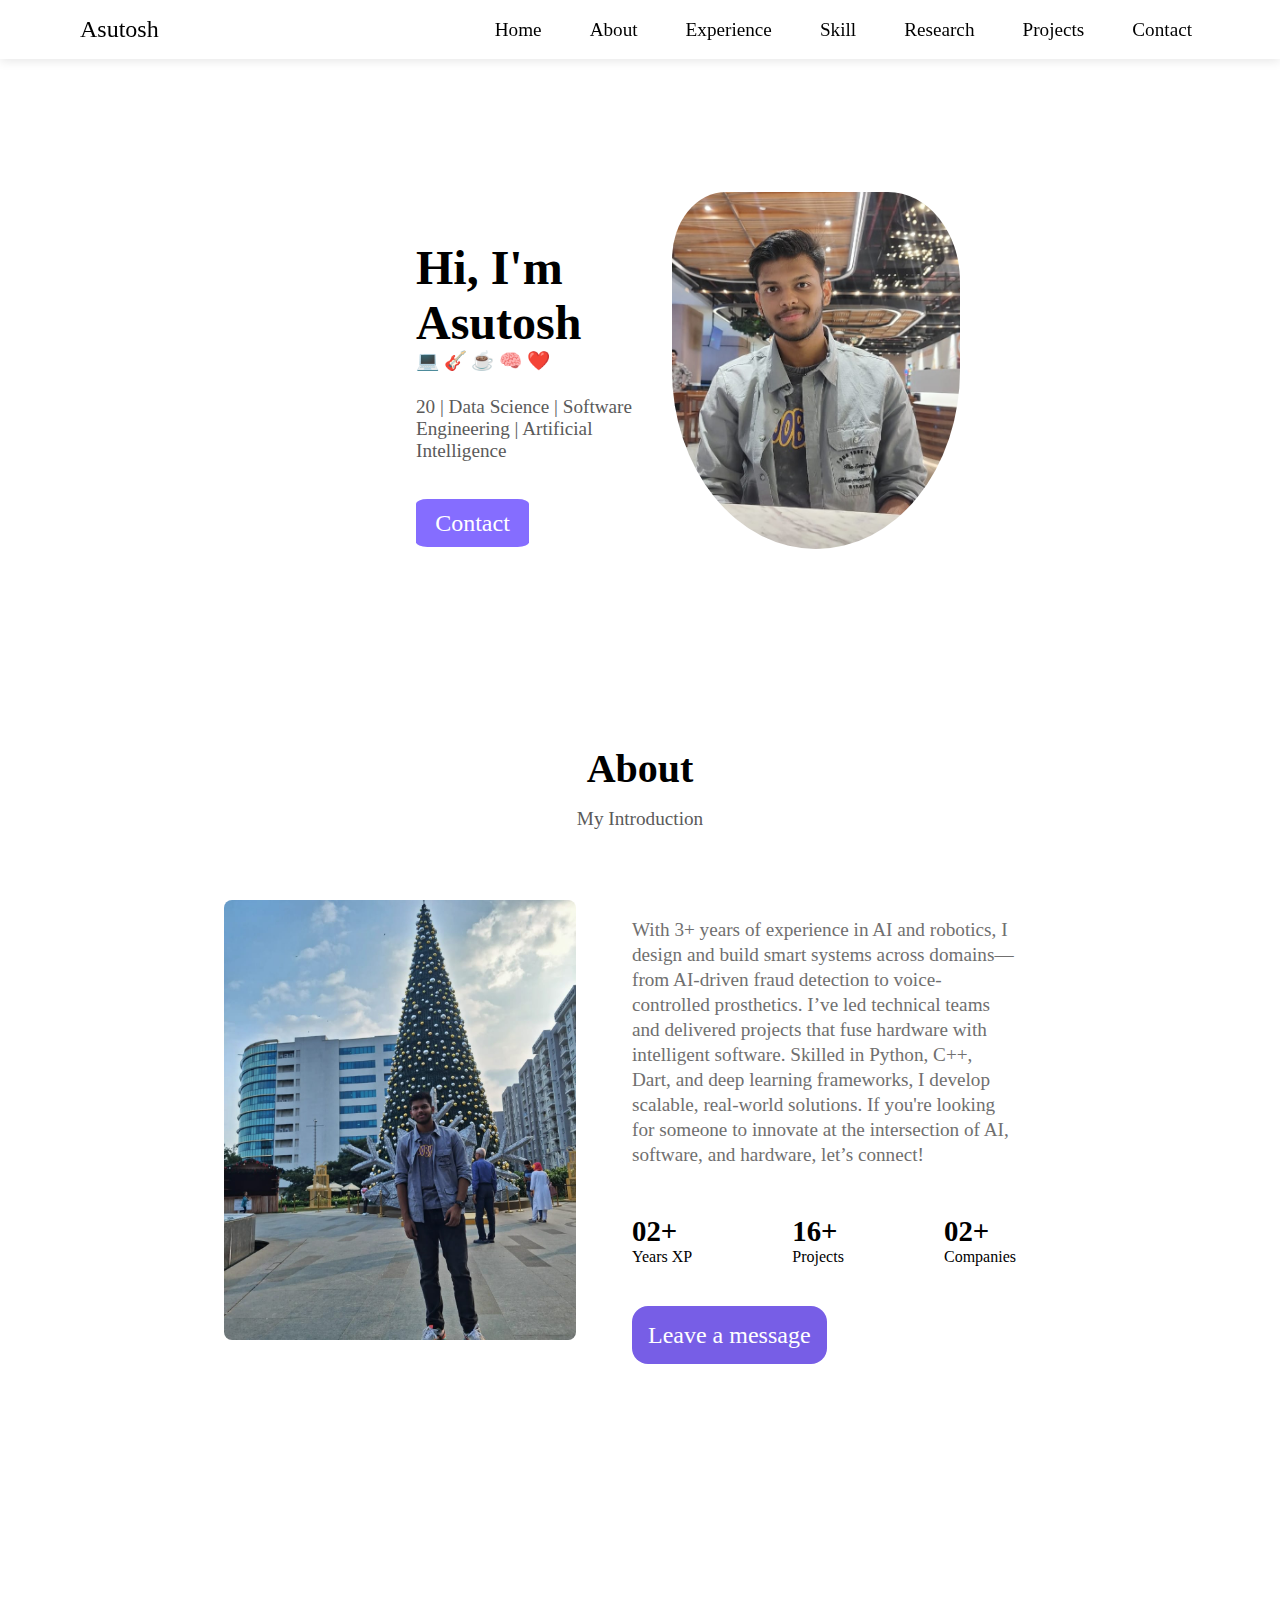
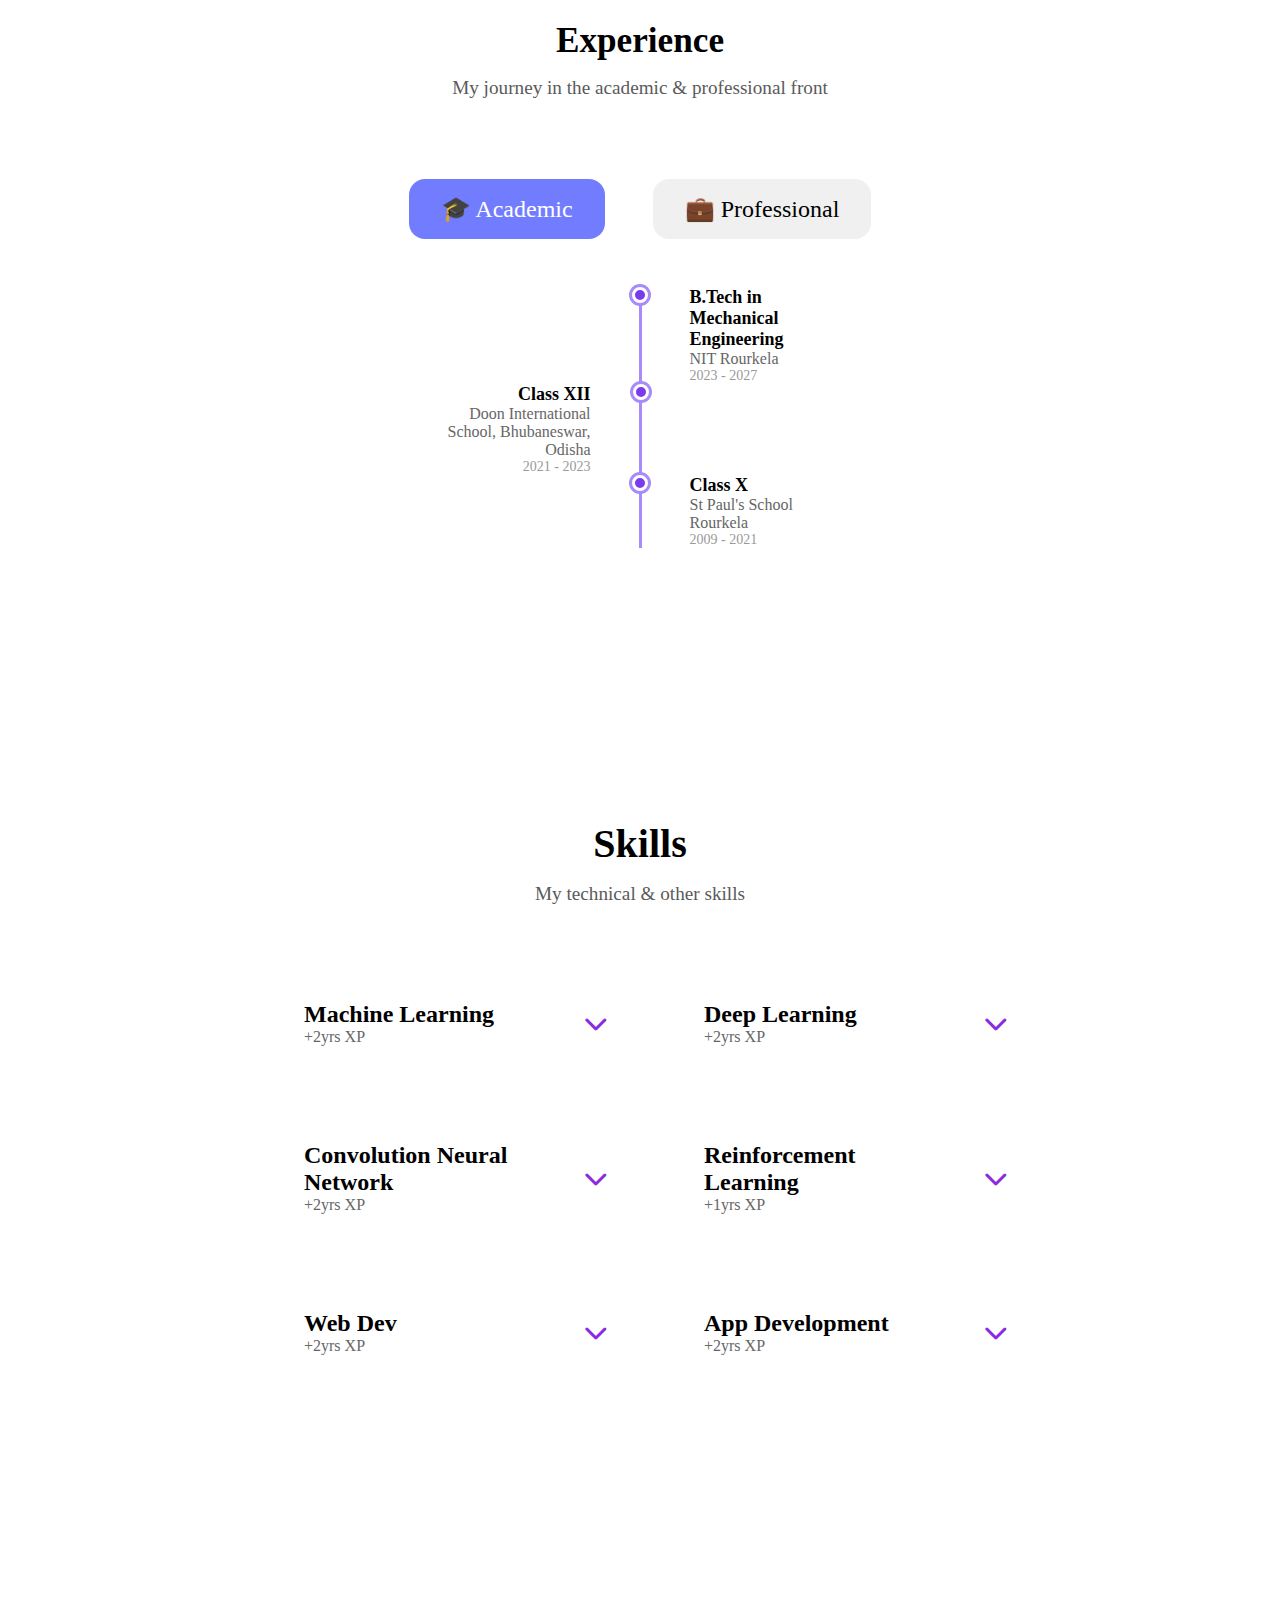
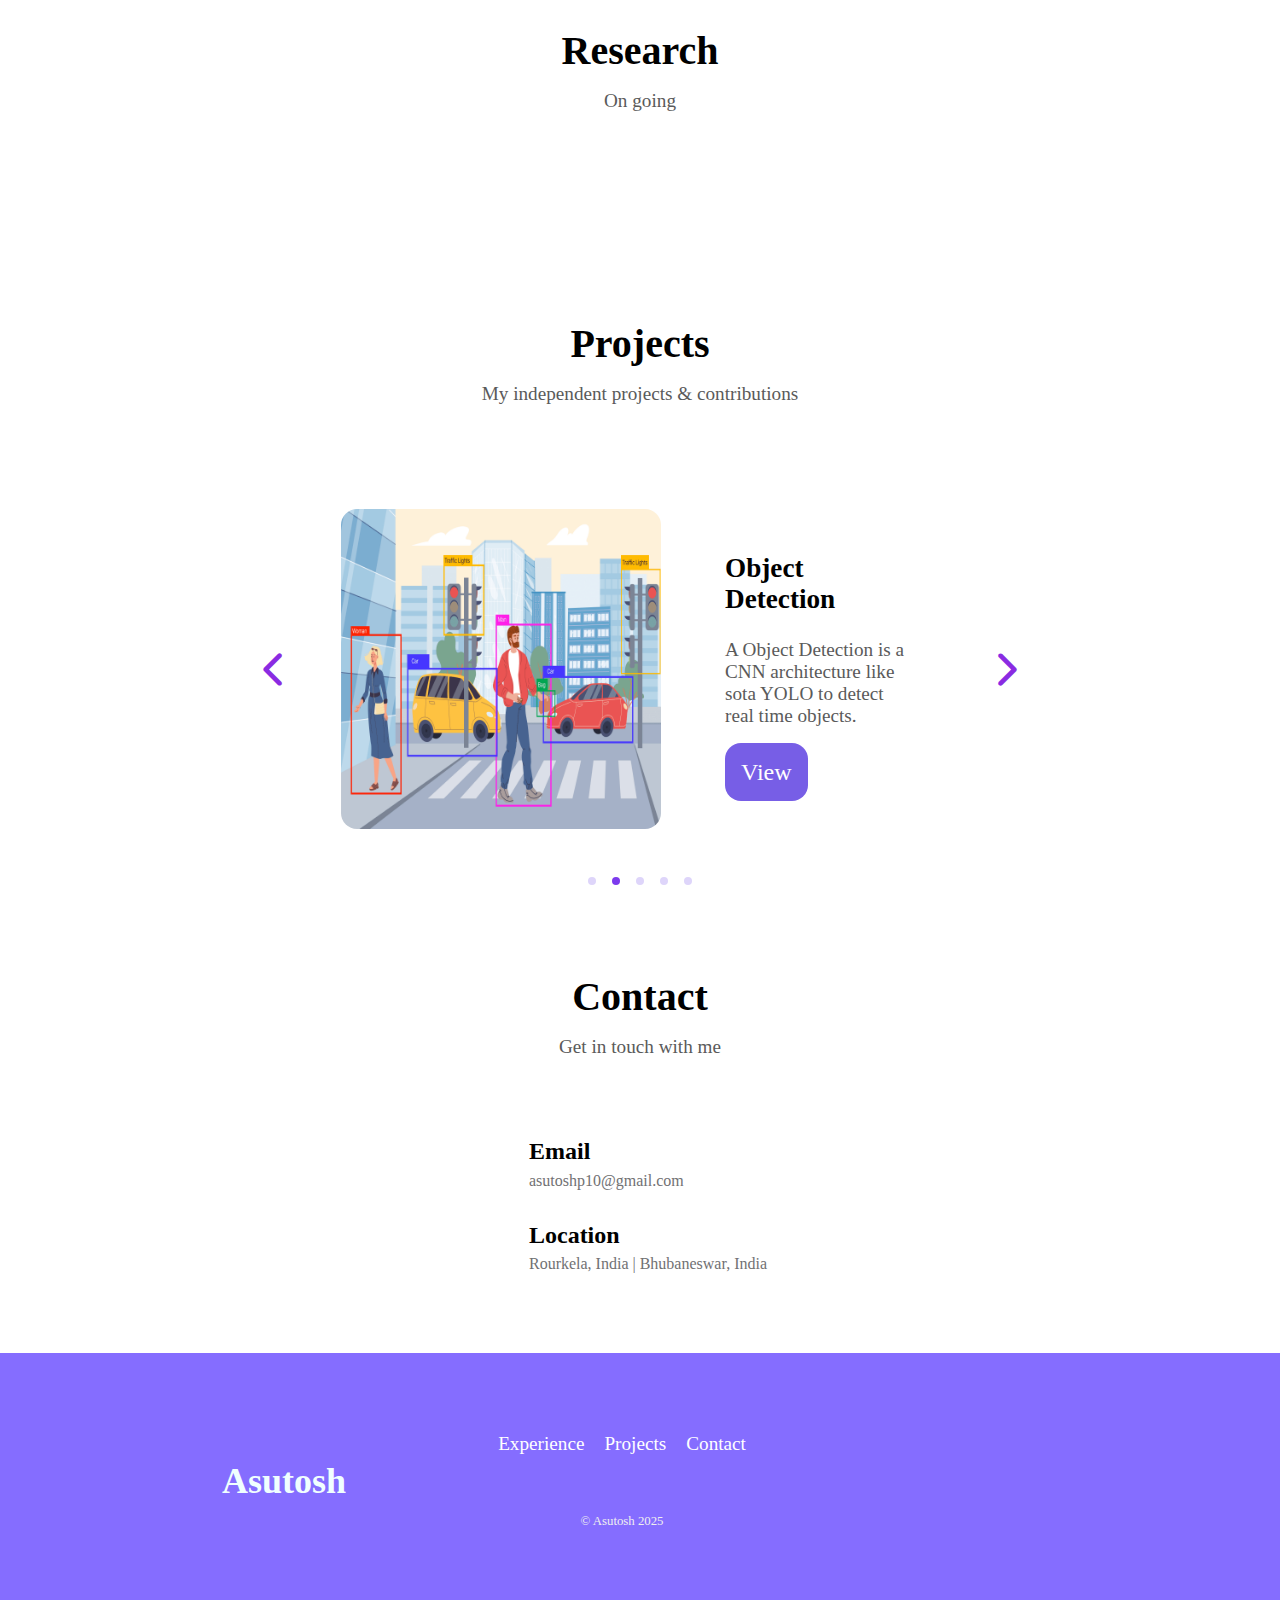
<file: index.html>
<!DOCTYPE html>
<html>
<head>
    <meta charset="UTF-8" />
    <link rel="stylesheet" href="style.css" />
    <link rel="stylesheet" href="https://cdnjs.cloudflare.com/ajax/libs/font-awesome/6.0.0-beta3/css/all.min.css" />
    <link rel="stylesheet" href="https://unicons.iconscout.com/release/v4.0.8/css/line.css">
    <link rel="stylesheet" href="https://fonts.googleapis.com/icon?family=Material+Icons">
    <link rel="stylesheet" href="https://cdnjs.cloudflare.com/ajax/libs/font-awesome/6.4.0/css/all.min.css">
    <meta name="viewport" content="width=device-width, initial-scale=1.0">
    <title><h1>Asutosh</h1></title>
</head>
<body>
    <header class="nav_header">
        <nav class="navbar">
            <a class="name" href="#main"><i class="uil uil-circle"></i>Asutosh</a>
            <div class="nav-links">
                <ul class="nav-list">
                    <li class="nav_item"><a href="#home" >Home</a></li>
                    <li class="nav_item"><a href="#about">About</a></li>
                    <li class="nav_item"><a href="#experience">Experience</a></li>
                    <li class="nav_item"><a href="#skill">Skill</a></li>
                    <li class="nav_item"><a href="#Research">Research</a></li>
                    <li class="nav_item"><a href="#projects">Projects</a></li>
                    <li class="nav_item"><a href="#contact">Contact</a></li>
                </ul>
            </div>
        </nav>
    </header>
    <main id="main">
        <section id="home">
            <div class="home_container">
                <div class="social">
                    <a class="social_icon" target="_blank" href="https://www.linkedin.com/feed/"><i class="uil uil-linkedin-alt"></i></a>
                    <a class="social_icon" target="_blank" href="https://github.com/asutoshp10"><i class="uil uil-github-alt"></i></a>
                    <a class="social_icon" target="_blank" href="https://x.com/asutoshp10"><i class="uil uil-twitter-alt"></i></a>
                </div>
                <div class="data">
                    <h1 class="home_title">Hi, I'm Asutosh</h1>
                    <h3 class="hone_subtitle">💻 🎸 ☕️ 🧠 ❤️</h3>
                    <p class="home_description">20 | Data Science | Software Engineering | Artificial Intelligence</p>
                    
                    <span><a href="#contact" class="home_contact">Contact</a></span>
                </div>
                <div class="img">
                    <a href="https://www.instagram.com/asutosh_pradhan__/?hl=en" target="_blank"><img src="assets\images\WhatsApp Image 2025-05-11 at 17.32.32_39aa2055.jpg" alt="Profile_Image" class="image_home"></a>
                </div>
            </div>
        </section>

        <section id="about">
            <div class="about_container">
            <h2 class="section_title">About</h2>
            <p class="section_subtitle">My Introduction</p>
            <div class="about_box">
                <div>
                    <img src="assets\images\WhatsApp Image 2025-05-11 at 17.32.31_fae2d6df.jpg" alt="My img" class="about_img">
                </div>
                <div class="about_data">
                    <p class="about_description">With 3+ years of experience in AI and robotics, I design and build smart systems across domains—from AI-driven fraud detection to voice-controlled prosthetics. I’ve led technical teams and delivered projects that fuse hardware with intelligent software. Skilled in Python, C++, Dart, and deep learning frameworks, I develop scalable, real-world solutions. If you're looking for someone to innovate at the intersection of AI, software, and hardware, let’s connect!</p>
                    <div class="about_info">
                        <div class="about_info_item">
                            <div class="about_info_title">02+</div>
                            <div class="about_info_name">Years XP</div>
                        </div>
                        <div class="about_info_item">
                            <div class="about_info_title">16+</div>
                            <div class="about_info_name">Projects</div>
                        </div>
                        <div class="about_info_item">
                            <div class="about_info_title">02+</div>
                            <div class="about_info_name">Companies</div>
                        </div>
                    </div>
                    <div >
                        <a class="about_message" href="#contact">Leave a message</a>
                    </div>
                </div>
            </div>
            </div>
        </section>

        <section id="experience">
            <div class="experience_container">
                <h2 class="section_title">Experience</h2>
                <p class="section_subtitle">My journey in the academic & professional front</p>

                <div class="tabs">
                    <buttons class="tab activate" onclick="showTimeline('academic')">🎓 Academic</buttons>
                    <buttons class="tab" onclick="showTimeline('professional')">💼 Professional</buttons>
                </div>

                <div class="timeline-container" id="academic" >
                    <div class="timeline">
                        <div class="g">
                            <div class="space"></div>
                            <div class="timeline-item">
                                <div class="timeline-dot"></div>
                                <div class="timeline-content">
                                <h3>B.Tech in Mechanical Engineering</h3>
                                <p class="company">NIT Rourkela</p>
                                <p class="date">2023 - 2027</p>
                                </div>
                            </div>
                        </div>

                        <div class="g">
                            <div class="timeline-item2 ">
                                <div class="timeline-dot2"></div>
                                <div class="timeline-content2">
                                <h3>Class XII</h3>
                                <p class="company2">Doon International School, Bhubaneswar, Odisha</p>
                                <p class="date2">2021 - 2023</p>
                                </div>
                                <div class="space2"></div>
                            </div>
                        </div>

                        <div class="g">
                            <div class="space"></div>
                            <div class="timeline-item">
                                <div class="timeline-dot"></div>
                                <div class="timeline-content">
                                <h3>Class X</h3>
                                <p class="company">St Paul's School Rourkela</p>
                                <p class="date">2009 - 2021</p>
                                </div>
                            </div>
                        </div>

                    </div>
                </div>

                <!-- Professional Timeline -->
                <div class="timeline-container" id="professional" style="display: none;">
                    <div class="timeline">

                        <div class="g">
                            <div class="timeline-item2 ">
                                <div class="timeline-dot2"></div>
                                <div class="timeline-content2">
                                <h3>Web & Automation Lead</h3>
                                <p class="company2">Cyborg, NIT Rourkela</p>
                                <p class="date2">2025 - Present</p>
                                </div>
                                <div class="space2"></div>
                            </div>
                        </div>

                        <div class="g">
                            <div class="space"></div>
                            <div class="timeline-item">
                                <div class="timeline-dot"></div>
                                <div class="timeline-content">
                                <h3>Member of Cyborg</h3>
                                <p class="company">NIT Rourkela</p>
                                <p class="date">2024 - 2025</p>
                                </div>
                            </div>
                        </div>

                    </div>
                </div>
            </div>
        </section>

        <section id="skill">
            <div class="skill_container">
                <h2 class="section_title">Skills</h2>
                <p class="section_subtitle">My technical & other skills</p>
                <div class="skillset_container">
                    <!-- skill1 -->
                    <div class="skillset" id="ml">
                        <div class="box">
                            <div class="uil-circle"></div>
                            <div class="box2">
                                <div class="box3">
                                    <div class="intro">
                                        <div class="intro_name"><h2>Machine Learning</h2></div>
                                        <div class="date">+2yrs XP</div>
                                    </div>
                                    <div class="arrow">
                                        <i class="fa-solid fa-chevron-down"  style="color: #8a2be2; font-size: 24px;"></i>
                                    </div>   
                                </div>
                                <ul class="skillset_list">
                                <li class="skillset_list_item">
                                    <div class="skillset_list_item_box">
                                        <div class="skillset_list_box_name"><h3>Supervised Learning</h3></div>
                                        <div class="skillset_list_box_percent">95%</div>
                                    </div>
                                    <div class="skillset_loading"></div>
                                    <div class="loaded"></div>

                                </li>
                                <li class="skillset_list_item">
                                    <div class="skillset_list_item_box">
                                        <div class="skillset_list_box_name"><h3>Unsupervised Learning</h3></div>
                                        <div class="skillset_list_box_percent">80%</div>
                                    </div>
                                    <div class="skillset_loading"></div>
                                    <div class="loaded"></div>
                                </li>
                                <li class="skillset_list_item">
                                    <div class="skillset_list_item_box">
                                        <div class="skillset_list_box_name"><h3>Model Evaluation & Tuning</h3></div>
                                        <div class="skillset_list_box_percent">90%</div>
                                    </div>
                                    <div class="skillset_loading"></div>
                                    <div class="loaded"></div>
                                </li>
                                <li class="skillset_list_item">
                                    <div class="skillset_list_item_box">
                                        <div class="skillset_list_box_name"><h3>Feature Engineering</h3></div>
                                        <div class="skillset_list_box_percent">95%</div>
                                    </div>
                                    <div class="skillset_loading"></div>
                                    <div class="loaded"></div>
                                </li>
                                <li class="skillset_list_item">
                                    <div class="skillset_list_item_box">
                                        <div class="skillset_list_box_name"><h3>Ensemble Methods</h3></div>
                                        <div class="skillset_list_box_percent">85%</div>
                                    </div>
                                    <div class="skillset_loading"></div>
                                    <div class="loaded"></div>
                                </li>
                                <li class="skillset_list_item">
                                    <div class="skillset_list_item_box">
                                        <div class="skillset_list_box_name"><h3>Scikit-learn & ML Libraries</h3></div>
                                        <div class="skillset_list_box_percent">95%</div>
                                    </div>
                                    <div class="skillset_loading"></div>
                                    <div class="loaded"></div>
                                </li>
                            </ul>
                            </div>
                        </div>
                         
                    </div>
                    <!-- Skill 2 -->
                    <div class="skillset" id="dl">
                        <div class="box">
                            <div class="uil-circle"></div>
                            <div class="box2">
                                <div class="box3">
                                    <div class="intro">
                                        <div class="intro_name"><h2>Deep Learning</h2></div>
                                        <div class="date">+2yrs XP</div>
                                    </div>
                                    <div class="arrow">
                                        <i class="fa-solid fa-chevron-down"  style="color: #8a2be2; font-size: 24px;"></i>
                                    </div>
                                </div>
                                <ul class="skillset_list">
                                <li class="skillset_list_item">
                                    <div class="skillset_list_item_box">
                                        <div class="skillset_list_box_name"><h3>Neural Network</h3></div>
                                        <div class="skillset_list_box_percent">95%</div>
                                    </div>
                                    <div class="skillset_loading"></div>
                                    <div class="loaded"></div>
                                </li>
                                <li class="skillset_list_item">
                                    <div class="skillset_list_item_box">
                                        <div class="skillset_list_box_name"><h3>TensorFlow / PyTorch</h3></div>
                                        <div class="skillset_list_box_percent">90%</div>
                                    </div>
                                    <div class="skillset_loading"></div>
                                    <div class="loaded"></div>
                                </li>
                                <li class="skillset_list_item">
                                    <div class="skillset_list_item_box">
                                        <div class="skillset_list_box_name"><h3>Model Optimisation</h3></div>
                                        <div class="skillset_list_box_percent">85%</div>
                                    </div>
                                    <div class="skillset_loading"></div>
                                    <div class="loaded"></div>
                                </li>
                                <li class="skillset_list_item">
                                    <div class="skillset_list_item_box">
                                        <div class="skillset_list_box_name"><h3>Transfer Learning</h3></div>
                                        <div class="skillset_list_box_percent">95%</div>
                                    </div>
                                    <div class="skillset_loading"></div>
                                    <div class="loaded"></div>
                                </li>
                                <li class="skillset_list_item">
                                    <div class="skillset_list_item_box">
                                        <div class="skillset_list_box_name"><h3>Training & Regularization</h3></div>
                                        <div class="skillset_list_box_percent">80%</div>
                                    </div>
                                    <div class="skillset_loading"></div>
                                    <div class="loaded"></div>
                                </li>
                            </ul>
                            </div>
                        </div>
                    </div>
                    <!-- Skill 3 -->
                     <div class="skillset" id="cnn">
                        <div class="box">
                            <div class="uil-circle"></div>
                            <div class="box2">
                                <div class="box3">
                                    <div class="intro">
                                        <div class="intro_name"><h2>Convolution Neural Network</h2></div>
                                        <div class="date">+2yrs XP</div>
                                    </div>
                                    <div class="arrow">
                                        <i class="fa-solid fa-chevron-down"  style="color: #8a2be2; font-size: 24px;"></i>
                                    </div>
                                </div>
                                <ul class="skillset_list">
                                <li class="skillset_list_item">
                                    <div class="skillset_list_item_box">
                                        <div class="skillset_list_box_name"><h3>CNN Architecture</h3></div>
                                        <div class="skillset_list_box_percent">90%</div>
                                    </div>
                                    <div class="skillset_loading"></div>
                                    <div class="loaded"></div>
                                </li>
                                <li class="skillset_list_item">
                                    <div class="skillset_list_item_box">
                                        <div class="skillset_list_box_name"><h3>Image Classification</h3></div>
                                        <div class="skillset_list_box_percent">95%</div>
                                    </div>
                                    <div class="skillset_loading"></div>
                                    <div class="loaded"></div>
                                </li>
                                <li class="skillset_list_item">
                                    <div class="skillset_list_item_box">
                                        <div class="skillset_list_box_name"><h3>Object Detection (YOLO, RCNN)</h3></div>
                                        <div class="skillset_list_box_percent">80%</div>
                                    </div>
                                    <div class="skillset_loading"></div>
                                    <div class="loaded"></div>
                                </li>
                                <li class="skillset_list_item">
                                    <div class="skillset_list_item_box">
                                        <div class="skillset_list_box_name"><h3>Segmentation (UNet, GAN)</h3></div>
                                        <div class="skillset_list_box_percent">95%</div>
                                    </div>
                                    <div class="skillset_loading"></div>
                                    <div class="loaded"></div>
                                </li>
                                <li class="skillset_list_item">
                                    <div class="skillset_list_item_box">
                                        <div class="skillset_list_box_name"><h3>Data Augmentation</h3></div>
                                        <div class="skillset_list_box_percent">90%</div>
                                    </div>
                                    <div class="skillset_loading"></div>
                                    <div class="loaded"></div>
                                </li>
                                <li class="skillset_list_item">
                                    <div class="skillset_list_item_box">
                                        <div class="skillset_list_box_name"><h3>Computer Vision</h3></div>
                                        <div class="skillset_list_box_percent">95%</div>
                                    </div>
                                    <div class="skillset_loading"></div>
                                    <div class="loaded"></div>
                                </li>
                            </ul>
                            </div>
                        </div>
                    </div>
                    <!-- skill4 -->
                    <div class="skillset" id="rl">
                        <div class="box">
                            <div class="uil-circle"></div>
                            <div class="box2">
                                <div class="box3">
                                    <div class="intro">
                                        <div class="intro_name"><h2>Reinforcement Learning</h2></div>
                                        <div class="date">+1yrs XP</div>
                                    </div>
                                    <div class="arrow">
                                        <i class="fa-solid fa-chevron-down"  style="color: #8a2be2; font-size: 24px;"></i>
                                    </div>
                                </div>
                                <ul class="skillset_list">
                                <li class="skillset_list_item">
                                    <div class="skillset_list_item_box">
                                        <div class="skillset_list_box_name"><h3>Q-Learning & DQN</h3></div>
                                        <div class="skillset_list_box_percent">40%</div>
                                    </div>
                                    <div class="skillset_loading"></div>
                                    <div class="loaded"></div>
                                </li>
                                <li class="skillset_list_item">
                                    <div class="skillset_list_item_box">
                                        <div class="skillset_list_box_name"><h3>Policy Gradient Methods</h3></div>
                                        <div class="skillset_list_box_percent">55%</div>
                                    </div>
                                    <div class="skillset_loading"></div>
                                    <div class="loaded"></div>
                                </li>
                                <li class="skillset_list_item">
                                    <div class="skillset_list_item_box">
                                        <div class="skillset_list_box_name"><h3>Open AI GYM</h3></div>
                                        <div class="skillset_list_box_percent">40%</div>
                                    </div>
                                    <div class="skillset_loading"></div>
                                    <div class="loaded"></div>
                                </li>
                                <li class="skillset_list_item">
                                    <div class="skillset_list_item_box">
                                        <div class="skillset_list_box_name"><h3>Exploration Stratergies</h3></div>
                                        <div class="skillset_list_box_percent">65%</div>
                                    </div>
                                    <div class="skillset_loading"></div>
                                    <div class="loaded"></div>
                                </li>
                                <li class="skillset_list_item">
                                    <div class="skillset_list_item_box">
                                        <div class="skillset_list_box_name"><h3>Multi Agent System</h3></div>
                                        <div class="skillset_list_box_percent">30%</div>
                                    </div>
                                    <div class="skillset_loading"></div>
                                    <div class="loaded"></div>
                                </li>
                                <li class="skillset_list_item">
                                    <div class="skillset_list_item_box">
                                        <div class="skillset_list_box_name"><h3>Reward Engineering</h3></div>
                                        <div class="skillset_list_box_percent">65%</div>
                                    </div>
                                    <div class="skillset_loading"></div>
                                    <div class="loaded"></div>
                                </li>
                            </ul>
                            </div>
                        </div>
                    </div>

                    <!-- Skill 5 -->
                     <div class="skillset" id="web">
                        <div class="box">
                            <div class="uil-circle"></div>
                            <div class="box2">
                                <div class="box3">
                                    <div class="intro">
                                        <div class="intro_name"><h2>Web Dev</h2></div>
                                        <div class="date">+2yrs XP</div>
                                    </div>
                                    <div class="arrow">
                                        <i class="fa-solid fa-chevron-down"  style="color: #8a2be2; font-size: 24px;"></i>
                                    </div>
                                </div>
                                <ul class="skillset_list">
                                <li class="skillset_list_item">
                                    <div class="skillset_list_item_box">
                                        <div class="skillset_list_box_name"><h3>HTML/CSS/JavaScript</h3></div>
                                        <div class="skillset_list_box_percent">90%</div>
                                    </div>
                                    <div class="skillset_loading"></div>
                                    <div class="loaded"></div>
                                </li>
                                <li class="skillset_list_item">
                                    <div class="skillset_list_item_box">
                                        <div class="skillset_list_box_name"><h3>React.jS / Next.js</h3></div>
                                        <div class="skillset_list_box_percent">95%</div>
                                    </div>
                                    <div class="skillset_loading"></div>
                                    <div class="loaded"></div>
                                </li>
                                <li class="skillset_list_item">
                                    <div class="skillset_list_item_box">
                                        <div class="skillset_list_box_name"><h3>Backend API(Node js/Express)</h3></div>
                                        <div class="skillset_list_box_percent">80%</div>
                                    </div>
                                    <div class="skillset_loading"></div>
                                    <div class="loaded"></div>
                                </li>
                                <li class="skillset_list_item">
                                    <div class="skillset_list_item_box">
                                        <div class="skillset_list_box_name"><h3>REST & GrapgQL</h3></div>
                                        <div class="skillset_list_box_percent">85%</div>
                                    </div>
                                    <div class="skillset_loading"></div>
                                    <div class="loaded"></div>
                                </li>
                                <li class="skillset_list_item">
                                    <div class="skillset_list_item_box">
                                        <div class="skillset_list_box_name"><h3>MongoDB / Firebase</h3></div>
                                        <div class="skillset_list_box_percent">90%</div>
                                    </div>
                                    <div class="skillset_loading"></div>
                                    <div class="loaded"></div>
                                </li>
                                <li class="skillset_list_item">
                                    <div class="skillset_list_item_box">
                                        <div class="skillset_list_box_name"><h3>Responsive Design</h3></div>
                                        <div class="skillset_list_box_percent">95%</div>
                                    </div>
                                    <div class="skillset_loading"></div>
                                    <div class="loaded"></div>
                                </li>
                            </ul>
                            </div>
                        </div>
                    </div>

                    <!-- skill6 -->
                     <div class="skillset" id="app">
                        <div class="box">
                            <div class="uil-circle"></div>
                            <div class="box2">
                                <div class="box3">
                                    <div class="intro">
                                        <div class="intro_name"><h2>App Development</h2></div>
                                        <div class="date">+2yrs XP</div>
                                    </div>
                                    <div class="arrow">
                                        <i class="fa-solid fa-chevron-down"  style="color: #8a2be2; font-size: 24px;"></i>
                                    </div>
                                </div>
                                <ul class="skillset_list">
                                <li class="skillset_list_item">
                                    <div class="skillset_list_item_box">
                                        <div class="skillset_list_box_name"><h3>Flutter / Dart</h3></div>
                                        <div class="skillset_list_box_percent">95%</div>
                                    </div>
                                    <div class="skillset_loading"></div>
                                    <div class="loaded"></div>
                                </li>
                                <li class="skillset_list_item">
                                    <div class="skillset_list_item_box">
                                        <div class="skillset_list_box_name"><h3>Android Studio</h3></div>
                                        <div class="skillset_list_box_percent">85%</div>
                                    </div>
                                    <div class="skillset_loading"></div>
                                    <div class="loaded"></div>
                                </li>
                                <li class="skillset_list_item">
                                    <div class="skillset_list_item_box">
                                        <div class="skillset_list_box_name"><h3>UI/UX & State Management</h3></div>
                                        <div class="skillset_list_box_percent">90%</div>
                                    </div>
                                    <div class="skillset_loading"></div>
                                    <div class="loaded"></div>
                                </li>
                                <li class="skillset_list_item">
                                    <div class="skillset_list_item_box">
                                        <div class="skillset_list_box_name"><h3>Firebase Intigration</h3></div>
                                        <div class="skillset_list_box_percent">95%</div>
                                    </div>
                                    <div class="skillset_loading"></div>
                                    <div class="loaded"></div>
                                </li>
                                <li class="skillset_list_item">
                                    <div class="skillset_list_item_box">
                                        <div class="skillset_list_box_name"><h3>API Handling</h3></div>
                                        <div class="skillset_list_box_percent">80%</div>
                                    </div>
                                    <div class="skillset_loading"></div>
                                    <div class="loaded"></div>
                                </li>
                                <li class="skillset_list_item">
                                    <div class="skillset_list_item_box">
                                        <div class="skillset_list_box_name"><h3>App Deployment</h3></div>
                                        <div class="skillset_list_box_percent">90%</div>
                                    </div>
                                    <div class="skillset_loading"></div>
                                    <div class="loaded"></div>
                                </li>
                            </ul>
                            </div>
                        </div>
                    </div>

                </div>
            </div>
        </section>

        <section id="Research">
            <div class="research_container">
                <h2 class="section_title">Research</h2>
                <p class="section_subtitle">On going</p>
            </div>
        </section>


        <section id="projects">
            <div class="project_container">
                <h2 class="section_title">Projects</h2>
                <p class="section_subtitle">My independent projects & contributions</p>
                <div class="slide_container">
                    <div class="left" onclick="slider('left')"><i class="fa-solid fa-chevron-down"  style="color: #8a2be2; font-size: 37px;"></i></div>
                    <div class="slides">
                        <div class="slide">
                            <img src="assets\scaled_images\ML-Models-in-Credit-Risk-Analysis-1.png" alt="credit risk">
                            <div class="slide_details">
                                <div class="slide_name">Credit Risk Model</div>
                                <div class="slide_content">A credit risk ML model uses machine learning algorithms to predict the likelihood of a borrower defaulting on a loan.</div>
                                <div ><a class="about_message" target="_blank" href="https://github.com/Aryamitra95/Om_Tours_Credit_Risk">View</a></div>
                            </div>
                        </div>

                        <!-- Slide2 -->
                        <div class="slide roll">
                            <img src="assets\scaled_images\Object-detection-Real-world-applications-and-benefits.png" alt="credit risk">
                            <div class="slide_details">
                                <div class="slide_name">Object Detection</div>
                                <div class="slide_content">A Object Detection is a CNN architecture like sota YOLO to detect real time objects.</div>
                                <div ><a class="about_message" target="_blank" href="https://github.com/asutoshp10/Object-Detection">View</a></div>
                            </div>
                        </div>

                        <!-- Slide3 -->
                         <div class="slide">
                            <img src="assets\scaled_images\download.jpg" alt="gan">
                            <div class="slide_details">
                                <div class="slide_name">Generative Adversarial Network</div>
                                <div class="slide_content">GAN is a CNN network to generate Images, coded GAN from scratch.</div>
                                <div ><a class="about_message" target="_blank" href="https://github.com/asutoshp10/GAN">View</a></div>
                            </div>
                        </div>

                        <!-- slide4 -->
                         <div class="slide">
                            <img src="assets\scaled_images\unnamed.png" alt="notes">
                            <div class="slide_details">
                                <div class="slide_name">Notes App</div>
                                <div class="slide_content">Notes app uses HTML, CSS and Java script to manage notes.</div>
                                <div ><a class="about_message" target="_blank" href="https://github.com/asutoshp10/Cyborg_note_js">View</a></div>
                            </div>
                        </div>

                        <!-- slide5 -->
                         <div class="slide">
                            <img src="assets\scaled_images\unnamed.jpg" alt="Web scraping">
                            <div class="slide_details">
                                <div class="slide_name">Web Scraper</div>
                                <div class="slide_content">A Flipcart review web scrapper, using BeautifulSoup.</div>
                                <div ><a class="about_message" target="_blank" href="http://github.com/asutoshp10/Flipkart_Product_Review_Scraper">View</a></div>
                            </div>
                        </div>

                    </div>
                    <div class="right" onclick="slider('right')"><i class="fa-solid fa-chevron-down"  style="color: #8a2be2; font-size: 37px;"></i></div>
                </div>
                <div class="points">
                </div>
                
            </div>
        </section>

        <section id="contact">
            <div class="contact_container">
                <h2 class="section_title">Contact</h2>
                <p class="section_subtitle">Get in touch with me</p>
                <div class="contact_details">
                    <div class="cn_box">
                        <i class="uil-envelope"></i>
                        <div class="cn_box2">
                            <div class="detail1"><h2>Email</h2></div>
                            <div class="detail2">asutoshp10@gmail.com</div>
                        </div>
                    </div>
                    <div class="cn_box">
                        <i class="uil uil-map-marker"></i>
                        <div class="cn_box2">
                            <div class="detail1"><h2>Location</h2></div>
                            <div class="detail2">Rourkela, India | Bhubaneswar, India</div>
                        </div>
                    </div>
                </div>
                <div class="contact_footer">
                    <div class="name" style="color:azure;"><h2>Asutosh</h2></div>
                    <div class="middle">
                        <div class="nav_item">
                            <a style="color: white;" href="#experience">Experience</a>
                            <a style="color: white;" href="#projects">Projects</a>
                            <a style="color: white;" href="#contact">Contact</a>
                        </div>
                        <div class="middle_last">© Asutosh 2025</div>
                    </div>
                    <div class="social" style="display: flex; flex-direction: row;">
                        <a class="social_icon" target="_blank" href="https://www.linkedin.com/feed/"><i style="color: white;" class="uil uil-linkedin-alt"></i></a>
                        <a class="social_icon" target="_blank" href="https://github.com/asutoshp10"><i style="color: white;" class="uil uil-github-alt"></i></a>
                        <a class="social_icon" target="_blank" href="https://x.com/asutoshp10"><i style="color: white;" class="uil uil-twitter-alt"></i></a>
                    </div>
                        
                    
                </div>
            </div>
        </section>
    </main>
    <script src="script.js"></script>
</body>
</html>
</file>
<file: style.css>
* {
  margin: 0;
  padding: 0;
  box-sizing: border-box;
}
html {
  scroll-behavior: smooth;
}


.nav_header {
  position: fixed;
  z-index: 100;
  background-color: white;
  width: 100%;
}
.navbar {
  display: flex;
  justify-content: space-between;
  align-items: center;
  color: black;
  padding: 1rem 5rem;
  background-color: white;
  top: 0;
  width: 100%;
  box-shadow: 0 2px 10px rgba(0, 0, 0, 0.1);
}

.nav-list {
  list-style: none;
  display: flex;
  gap: 2rem;
}

.nav_item a{
  padding: 0 0.5rem;
  text-decoration: none;
  color: black;
  font-size: 1.2rem;
}
.nav_item a:hover {
  color:#6153ff;
}

.nav-list li a.active {
  color:#7c3aed;
  font-size: 1.5rem;
}

.name {
  font-size: 1.5rem;
  
  color: black;
  text-decoration: none;
}

.home_container {
  display: flex;
  justify-content: center;
  align-items: center;
  /* height: 100vh; */
  gap: 2rem;
  padding: 12rem 20rem 5rem 20rem;
}

.social {
  display: flex;
  font-size : 1.5rem;
  color: #818cff;
  flex-direction: column;
  gap: 3rem;
  margin-right: 4rem;
}

.social a:hover {
  color: #6572ff;
  text-decoration: underline;
}
.social a {
  text-decoration: none;
  color: #818cff;
}

.data {
  display: flex;
  flex-direction: column;
  justify-content: space-around;
  
  
}
.home_title {
    font-size: 3rem;
    font-weight: bold;
    color: black;
}
.home_description {
    font-size: 1.2rem;
    color: rgb(90, 90, 90);
    margin-top: 1.5rem;
    margin-bottom: 3rem;
}
.home_contact {
    padding: 0.7rem 1.2rem;
    border-radius: 10%;
    font-size: 1.5rem;
    background-color: #856dff;   
    
    color: white;
    text-decoration: none;
}
.home_contact:hover {
    background-color: #6153ff;
    color: white;
    text-decoration: none;
}
.image_home {
  width: 18rem;
  height: auto;
  border-radius: 30% 40% 80% 80%;
  margin-bottom: 2rem;
}

.section_title {
  font-size: 2.5rem;
  font-weight: bold;
  color: black;
  text-align: center;
  margin-top: 5rem;
}

.section_subtitle {
  font-size: 1.2rem;
  color: rgb(90, 90, 90);
  text-align: center;
  margin-top: 1rem;
  /* margin-bottom: 4rem; */
}
.about_box {
  margin-top: 4rem;
  display: flex;
  flex-direction: row;
  justify-content: center;
  align-items: center;
  gap: 2rem;
}

.about_img {
  width: 22rem;
  border-radius: 0.5rem;
  align-items: center;
  justify-content: center;
  object-fit: cover;
}
.about_data {
  display: flex;
  flex-direction: column;
  width: 28rem;
  padding-left: 1.5rem;
  padding-right: 2.5rem;
  gap: 2rem;
}
.about_description {
  font-size: 1.2rem;
  color: rgb(112, 111, 111);
  margin-top: 1.5rem;
  margin-bottom: 1rem;
  justify-content: center;
  align-items: center;
  line-height: 1.3; /* Increase height between lines */
  
}

.about_info {
  display: flex;
  margin-bottom: 1.5rem;
  justify-content: space-between;
}

.about_info_title {
  font-size: 1.8rem;
  font-weight: bold;
 
}
.about_message {
  font-size: 1.5rem;
  background-color: rgb(119, 94, 230);
  color: white;
  padding: 1rem;
  border-radius: 1rem;
  text-decoration: none;
}

.experience_container {
  display: flex;
  flex-direction: column;
  justify-content: center;
  align-items: center;
  margin-top: 12rem;
}

.experience_container h2 {
  font-size: 2.2rem;
  font-weight: bold;
  color: black;
  text-align: center;
}

.tabs {
  display: flex;
  justify-content: center;
  align-items: center;
  gap: 3rem;
}

.tab {
  margin-top: 5rem;
  padding: 1rem 2rem;
  border-radius: 1rem;
  background-color: #f0f0f0;
  color: black;
  font-size: 1.5rem;
  cursor: pointer;
  margin-bottom: 3rem;
}

.tab.activate {
  background-color: #727cff;
  color: white;
}

.timeline {
  position: relative;
  margin: 0;
  padding: 0;
}
.g {
  /* position: absolute; */
  /* top: 0;
  left: 0;
  width: 100%;
  height: 100%; */
  display: flex;
  flex-direction: row;
  /* transition: transform 0.5s ease, opacity 0.5s ease; */
  /* justify-content: space-between;
  align-items: center; */
}
.space {
  margin-right: 12rem;
}
.timeline-item {
  position: relative;
  border-left: 3px solid #a78bfa;
  
}
.timeline-dot {
  position: absolute;
  top: 0;
  left: -10px;
  width: 16px;
  height: 16px;
  transition: transform 0.5s ease, opacity 0.5s ease;
  background-color: #7c3aed;
  border-radius: 50%;
  border: 3px solid white;
  box-shadow: 0 0 0 3px #a78bfa;
}

.timeline-content {
  width: 9rem;
  margin: 0 0 0 3rem ;
}
.timeline-content h3 {
  font-size: 18px;
  font-weight: 600;
}

.timeline-content .company {
  margin: 0;
  font-size: 16px;
  color: #666;
}

.timeline-content .date {
  margin: 0 0 0;
  font-size: 14px;
  color: #999;
}

.timeline-item2 {
  position: relative;
  /* margin-bottom: 40px; */
  border-right: 3px solid #a78bfa;
}

.timeline-dot2 {
  position: absolute;
  top: 0;
  right: -10px;
  width: 16px;
  height: 16px;
  background-color: #7c3aed;
  border-radius: 50%;
  border: 3px solid white;
  box-shadow: 0 0 0 3px #a78bfa;
}
.space2 {
  margin-left: 12rem;
}

.timeline-content2 {
  width: 9rem;
  margin: 0 3rem 0 0 ;
}
.timeline-content2 h3 {
  font-size: 18px;
  font-weight: 600;
  text-align: right;
}

.timeline-content2 .company2 {
  margin: 0;
  font-size: 16px;
  color: #666;
  text-align: right;
}

.timeline-content2 .date2 {
  margin: 0 0 0;
  font-size: 14px;
  text-align: right;
  color: #999;
}
.skill_container {
  margin-top: 12rem;
  display: flex;
  flex-direction: column;
  justify-content: center;
  align-items: center;
}

.skillset_container {
  margin-top: 4rem;
  display: flex;
  flex-wrap: wrap;
  flex-direction: row;
  /* justify-content: center;
  align-items: center; */
  width: 50rem;
}
.skillset {
  position: relative;
  width: 25rem;
  padding: 2rem ;
  padding-bottom: 4rem;
  cursor: pointer;
}
.box {
  display: flex;
  flex-direction: row;
  /* justify-content: center;
  align-items: center; */
  gap: 2rem;
  width: 100%;
}
.box2 {
  display: flex;
  flex-direction: column;
  justify-content: center;
  align-items: center;
  gap: 2rem;
  width: 100%;
}
.box3 {
  width: 100%;
  display: flex;
  flex-direction: row;
  justify-content:space-between ;
  align-items: center;
  gap: 2rem;
}
.skillset_list_box_name {
  display: flex;
  flex-wrap: wrap;
  font-size: 1rem;
  color: #3d3d3d;
  padding-right: 1.5rem;
}
.date {
  font-size: 1rem;
  color: #666;
}
.skillset_list {
  position: relative;
  list-style: none;
  display: none;
  flex-direction: column;
  gap: 0.2rem;
  width: 100%;
}
.skillset_list_item{
  padding: 0.5rem 1rem 0.5rem 0;
}
.skillset_list_item_box {
  display: flex;
  flex-direction: row;
  justify-content: space-between;
  align-items: center;
}

.skillset_loading {
  margin-top: 1rem;
  width: 100%;
  height: 0.4rem;
  background-color: #c2c0ff;
  border-radius: 1rem;
}
.loaded {
  width: 0;
  position: relative;
  top: -6px;
  height: 0.4rem;
  background-color: #716dfa;
  border-radius: 1rem;
}
.rotate {
  transform: rotate(180deg);
  transition: transform 0.3s ease;
}
.arrow {
  transition: 0.3s;
}
.active {
  color:#7c3aed;
  height: 1rem;
  width: 1rem;
  border-radius: 1rem;
  background-color: #7c3aed;
  transition: 0.3s;
}
.research_container {
  margin-top: 8rem;
  display: flex;
  flex-direction: column;
  justify-content: center;
  align-items: center;
}

.project_container {
  margin-top: 8rem;
  display: flex;
  flex-direction: column;
  justify-content: center;
  align-items: center;
}
.slide_container {
  display: flex;
  flex-direction: row;
  width: 60%;
  justify-content: center;
  align-items: center;
  margin-top: 4rem;
  gap: 3rem;
}
.slides {
  position: relative;
  width: 100%;
  height: 25rem;
  overflow: hidden;
}

.slide {
  position: absolute;
  top: 0;
  left: 0;
  width: 100%;
  height: 100%;
  opacity: 0;
  /* transform: translateX(100%); */
  transition: transform 0.5s ease, opacity 0.5s ease;
  display: flex;
  flex-direction: row;
  justify-content: center;
  align-items: center;
  gap: 4rem;
}

.slide.roll {
  opacity: 1;
  transform: translateX(0%);
  z-index: 1;
}
.slide img {
  width: 100%;
  height: 80%;
  border-radius: 1rem;
  object-fit: cover;
}

.slide_name{
  font-size: 1.7rem;
  font-weight: bold;
  color: black;
}
.slide_content {
  font-size: 1.2rem;
  color: rgb(90, 90, 90);
  margin-top: 1.5rem;
  margin-bottom: 2rem;
}

.left {
  rotate: 90deg;
  cursor: pointer;
  /* transform: translateY(-50%); */
}
.right {
  rotate: -90deg;
  margin-left: 1.5rem;
  cursor: pointer;
}
.points{
  display: flex;
  flex-direction: row;
}
.point {
  width: 0.5rem;
  height: 0.5rem;
  background-color: #ded5fa;
  border-radius: 50%;
  margin: 0.5rem;
}
.point.active {
  background-color: #7c3aed;
}
.contact_container {
  display: flex;
  flex-direction: column;
  justify-content: center;
  align-items: center;
} 
.contact_details {
  display: flex;
  flex-direction: column;
  justify-content: center;
  /* align-items: center; */
  gap: 2rem;
  margin-top: 5rem;
}
.cn_box {
  display: flex;
  flex-direction: row;
  /* justify-self: center; */
  align-items: center;
  gap: 1rem;
}
.cn_box2{
  display: flex;
  flex-direction: column;
  gap: 0.4rem;
}
.uil-envelope {
  font-size: 2rem;
  color: #7c3aed;
}
.uil-map-marker {
  font-size: 2rem;
  color: #7c3aed;
}
.detail2 {
  color:#717173
}
.contact_footer {
  width: 100%;
  height: 16rem;
  display: flex;
  flex-direction: row;
  justify-content: center;
  align-items: center;
  gap: 9rem;
  margin-top: 5rem;
  background-color:#856dff;
}
.middle {
  padding: 5rem 0;
  height: 100%;
  display: flex;
  flex-direction: column;
  justify-content: space-between;
  align-items: center;
}
.middle_last{
  font-size: 0.8rem;
  color: rgb(240, 239, 239);
}

@media (max-width: 850px) {
  .nav_header {
    display: none;
  }
  .home_container {
    display: flex;
    flex-wrap: wrap;
    padding: 2rem 2rem;
  }
  .about_box {
    flex-wrap: wrap;
  }
  .social {
    display: flex;
    flex-direction: row;
  }
  .skillset_container {
    width: 80%;
    justify-content: center;
    align-items: center;
  }
  .skillset {
    padding: 2.5rem 0%;
  }
  .slide_container {
    gap: 0rem;
    width: 100%;
    
  }
  .slides {
    width: 100%;
    min-height: 30rem;
  }
  .slide.roll {
    height: 100%;
    flex-direction: column;
    gap: 0.5rem;
  }
  .slide_content {
    margin: 0 0 2rem 0;
  }
  .slide.roll img {
    width: 80%;
    height: 50%;
    max-height: 10rem;
    border-radius: 1rem;
    object-fit: cover;
  }
  .slide_details{
    max-height: 100%;
  }
  .contact_footer {
    flex-direction: column;
    gap: 2rem;
  }
  .middle {
    padding: 2rem 0;
    height: auto;
  }
  .tabs {
    gap: 0;
    margin-left: 1rem;
    margin-right: 1rem;
  }
}
</file>
